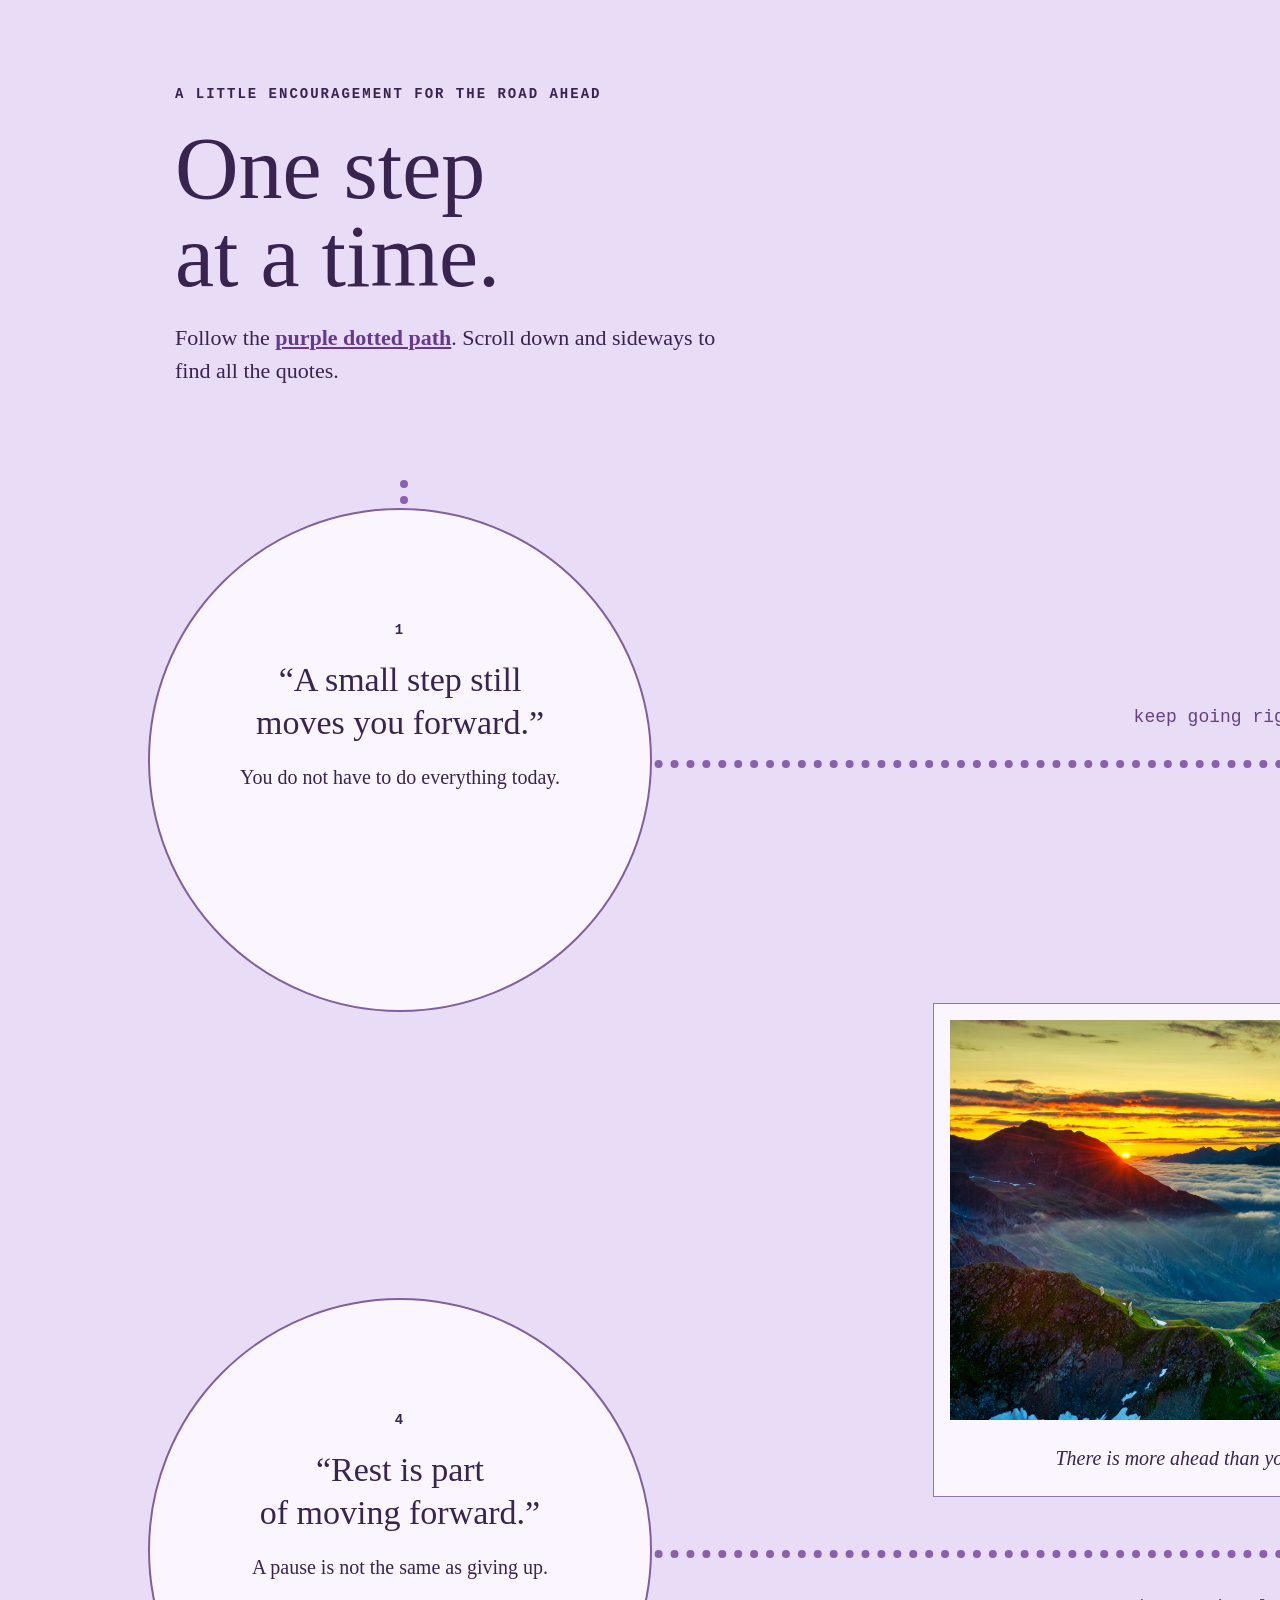
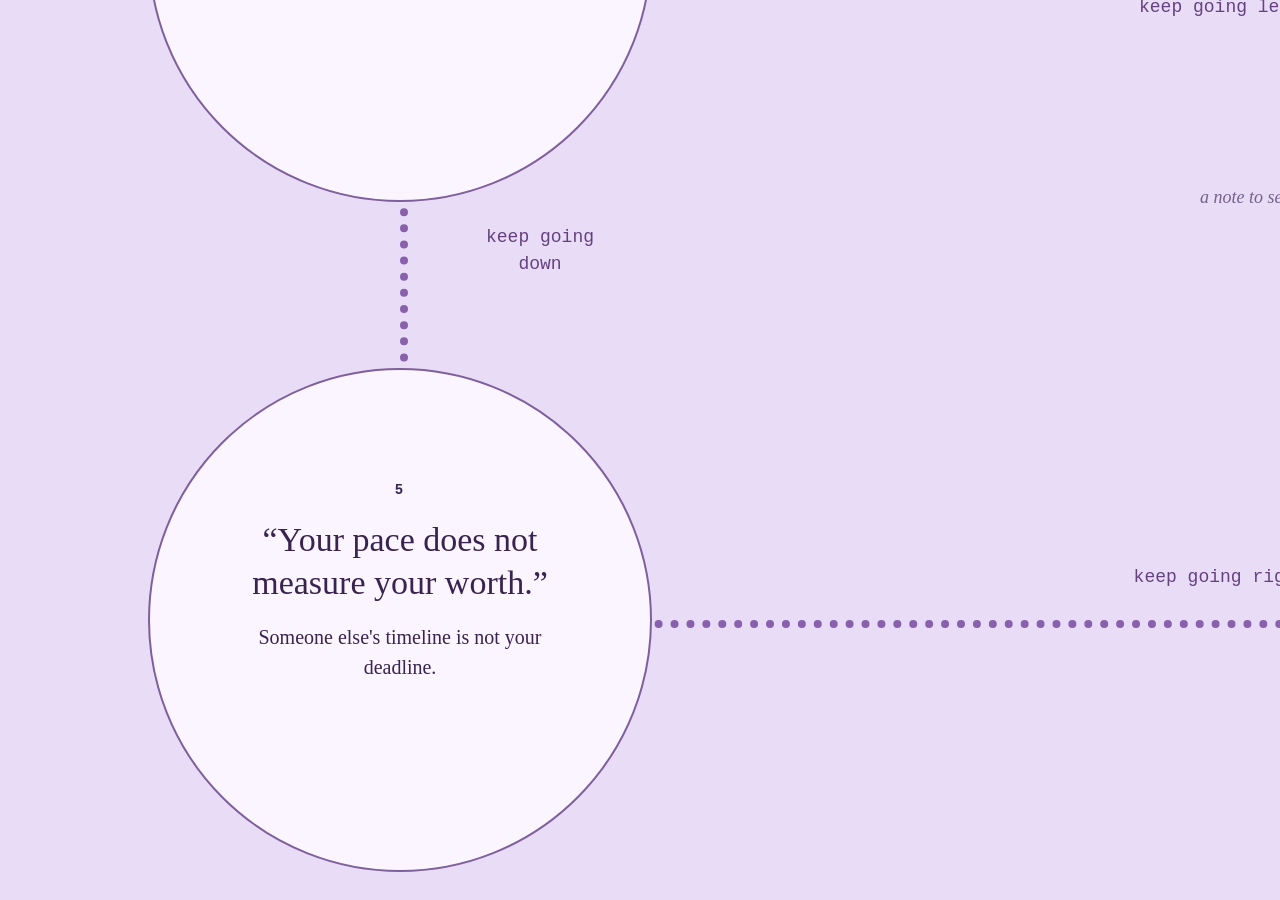
<file: bigwebsite/index.html>
<!DOCTYPE html>
<html lang="en">
<head>
  <meta charset="UTF-8">
  <title>One Step at a Time</title>
  <meta name="viewport" content="width=device-width,initial-scale=1">
  <link rel="stylesheet" href="css/style.css">
</head>
<body>
  <div id="start">
    <p class="label">A LITTLE ENCOURAGEMENT FOR THE ROAD AHEAD</p>
    <h1>One step<br>at a time.</h1>
    <p>Follow the <span class="highlight">purple dotted path</span>. Scroll down and sideways to find all the quotes.</p>
  </div>

  <div id="photo">
    <img src="img/mountains.jpg" alt="Sunrise lighting mountain peaks above a sea of clouds">
    <p class="caption">There is more ahead than you can see from here.</p>
  </div>

  <!-- Dotted lines connect every quote. The quotes sit in front of the lines. -->
  <div id="start-path" class="vertical-path"></div>
  <div id="first-row" class="horizontal-path"></div>
  <div id="right-turn" class="vertical-path"></div>
  <div id="second-row" class="horizontal-path"></div>
  <div id="left-turn" class="vertical-path"></div>
  <div id="third-row" class="horizontal-path"></div>

  <p id="direction-one" class="direction"> keep going right</p>
  <p id="direction-two" class="direction">keep going down</p>
  <p id="direction-three" class="direction">keep going left</p>
  <p id="direction-four" class="direction">keep going<br>down<br></p>
  <p id="direction-five" class="direction">keep going right</p>

  <div id="quote-one" class="quote">
    <p class="label">1</p>
    <h2>“A small step still<br>moves you forward.”</h2>
    <p>You do not have to do everything today.</p>
  </div>

  <div id="quote-two" class="quote">
    <p class="label">2</p>
    <h2>“You can be unsure<br>and still be brave.”</h2>
    <p>Courage can begin with trying.</p>
  </div>

  <div id="quote-three" class="quote">
    <p class="label">3</p>
    <h2>“A difficult day does not<br>erase your progress.”</h2>
    <p>Give yourself credit for how far you have come.</p>
  </div>

  <div id="quote-four" class="quote">
    <p class="label">4</p>
    <h2>“Rest is part<br>of moving forward.”</h2>
    <p>A pause is not the same as giving up.</p>
  </div>

  <div id="quote-five" class="quote">
    <p class="label">5</p>
    <h2>“Your pace does not<br>measure your worth.”</h2>
    <p>Someone else's timeline is not your deadline.</p>
  </div>

  <div id="quote-six" class="quote">
    <p class="label">6</p>
    <h2>“You do not need to see<br>the whole path to begin.”</h2>
    <p>Just choose your next small step.</p>
  </div>

  <p id="secret-two" class="secret">a note to self: <span>be perfect</span> be patient.</p>
</body>
</html>
</file>
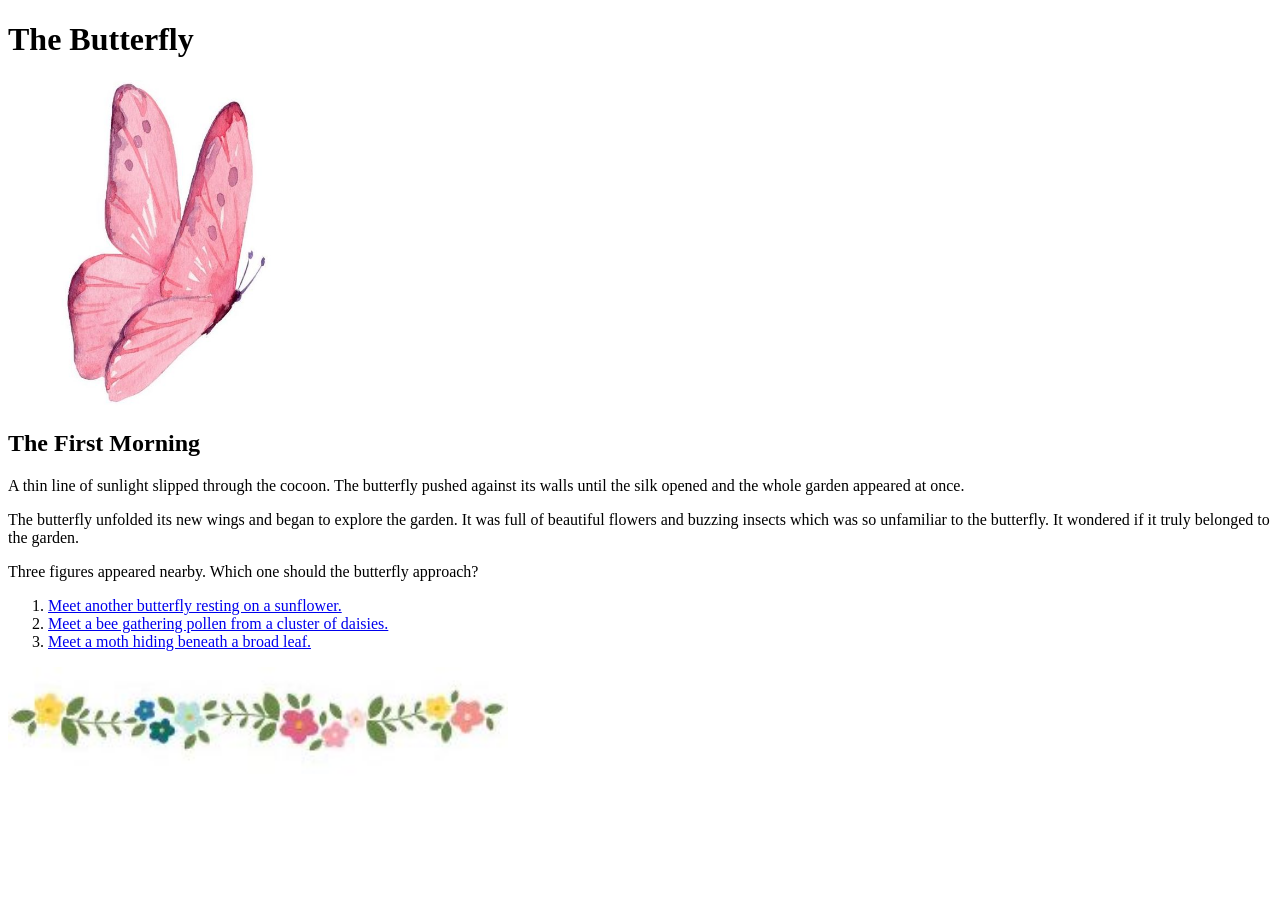
<file: hypertext/index.html>
<!DOCTYPE html>
<html lang="en">
<head>
  <meta charset="UTF-8">
  <title>The Butterfly</title>
  <meta name="viewport" content="width=device-width, initial-scale=1">
</head>
<body> 
    <h1>The Butterfly</h1>
    <img src='butterfly.jpeg' alt="A butterfly" style="width: 300px;">
    <h2>The First Morning</h2>
    <p>A thin line of sunlight slipped through the cocoon. 
    The butterfly pushed against its walls until the silk opened 
    and the whole garden appeared at once. 
    </p>

    <p>The butterfly unfolded its new wings and began to explore the garden. 
      It was full of beautiful flowers and buzzing insects which was so unfamiliar 
      to the butterfly. It wondered if it truly belonged to the garden.</p>

    <p>Three figures appeared nearby. Which one should the butterfly approach?</p>

    <ol>
      <li><a href="butterfly.html">Meet another butterfly resting on a sunflower.</a></li>
      <li><a href="bee.html">Meet a bee gathering pollen from a cluster of daisies.</a></li>
      <li><a href="moth.html">Meet a moth hiding beneath a broad leaf.</a></li>
    </ol>

    <img src='flowers.jpeg' alt="A cluster of beautiful flowers in the garden" style="width: 500px;">

</body>
</html>
</file>
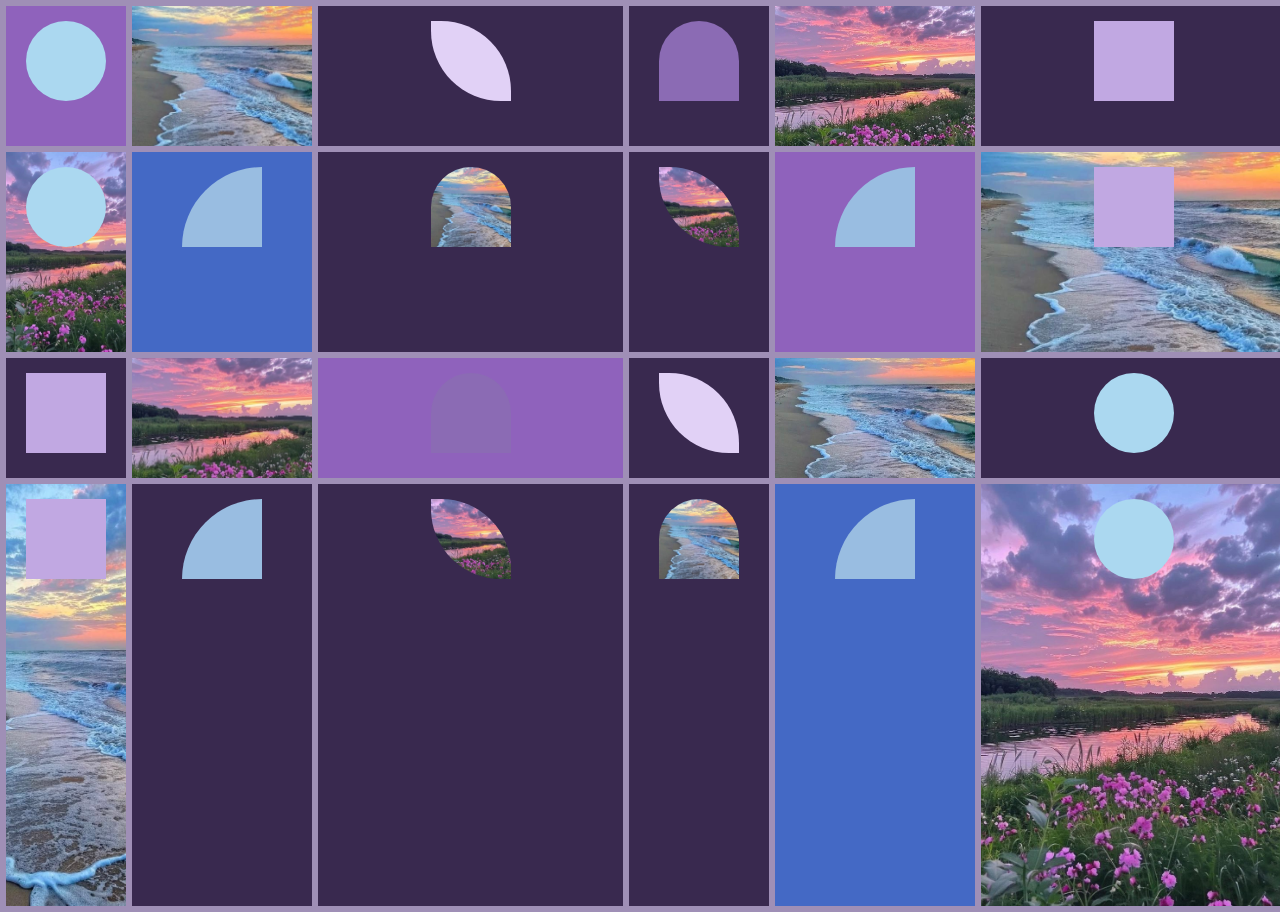
<file: quilt/index.html>
<!DOCTYPE html>
<html lang="en">
<head>
  <meta charset="UTF-8">
  <title>Geometric Quilt</title>
  <meta name="viewport" content="width=device-width,initial-scale=1">
  <link rel="stylesheet" href="css/style.css">
</head>
<body>
  <div class=" browserdiv">
    <div class="container">
      <div class="item3"><div class="shape circle"></div></div>
      <div class="item3 photo beach"></div>
      <div class="item"><div class="shape petal"></div></div>
      <div class="item"><div class="shape arch"></div></div>
      <div class="item photo purpleview"></div>
      <div class="item"><div class="shape square"></div></div>

      <div class="item photo purpleview"><div class="shape circle"></div></div>
      <div class="item2"><div class="shape quarter"></div></div>
      <div class="item"><div class="shape arch photo beach"></div></div>
      <div class="item"><div class="shape petal photo purpleview"></div></div>
      <div class="item3"><div class="shape quarter"></div></div>
      <div class="item photo beach"><div class="shape square"></div></div>

      <div class="item"><div class="shape square"></div></div>
      <div class="item photo purpleview"></div>
      <div class="item3"><div class="shape arch"></div></div>
      <div class="item"><div class="shape petal"></div></div>
      <div class="item photo beach"></div>
      <div class="item"><div class="shape circle"></div></div>

      <div class="item photo beach"><div class="shape square"></div></div>
      <div class="item"><div class="shape quarter"></div></div>
      <div class="item"><div class="shape petal photo purpleview"></div></div>
      <div class="item"><div class="shape arch photo beach"></div></div>
      <div class="item2"><div class="shape quarter"></div></div>
      <div class="item photo purpleview"><div class="shape circle"></div></div>
    </div>
  </div>
</body>
</html>
</file>
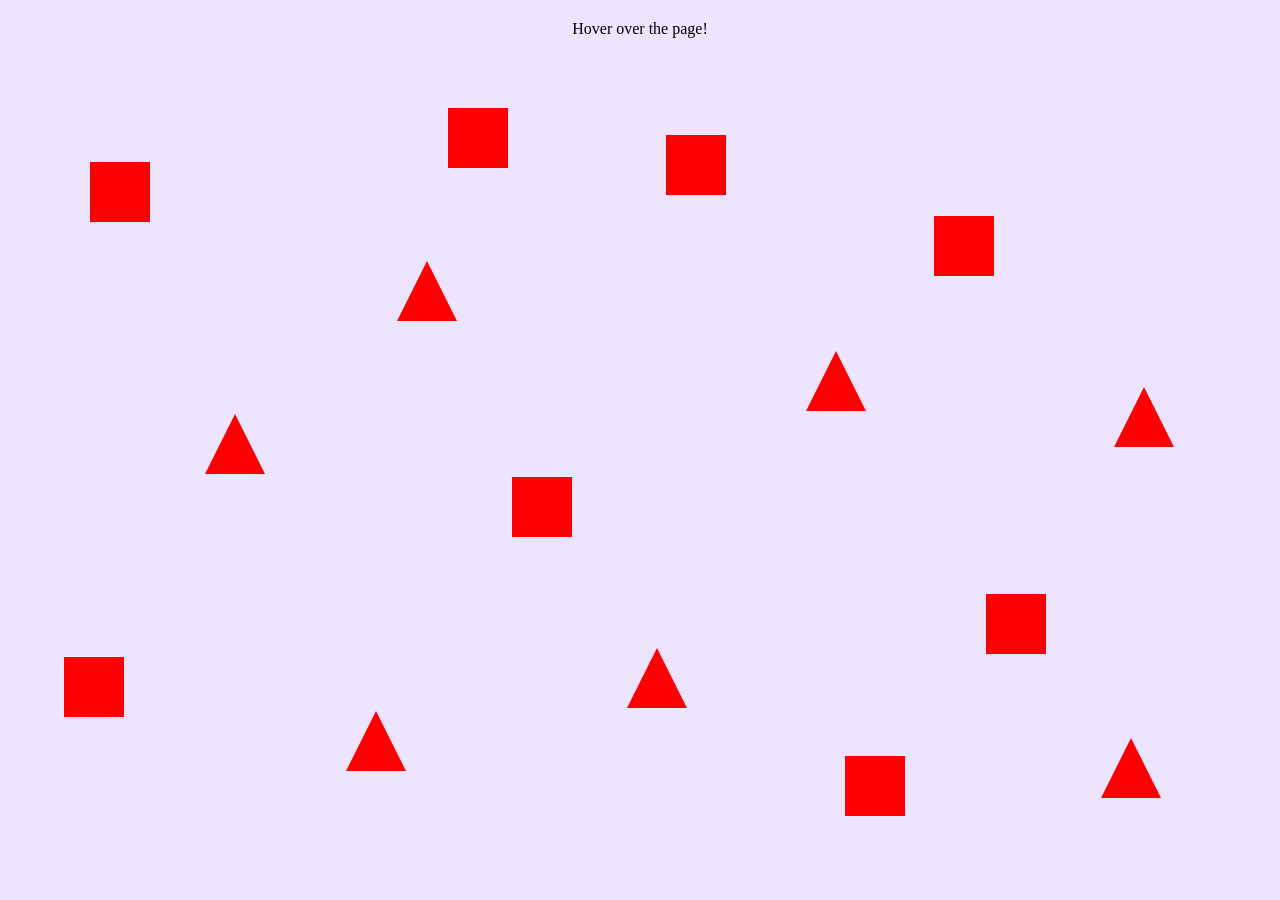
<file: screensaver/index.html>
<!DOCTYPE html>
<html lang="en">
<head>
  <meta charset="UTF-8">
  <title>Shapes in Motion</title>
  <meta name="viewport" content="width=device-width,initial-scale=1">
  <link rel="stylesheet" href="css/style.css">
</head>
<body>
  <div class="screen">
    <p>Hover over the page!</p>
    <div class="square position-one"></div>
    <div class="triangle position-two"></div>
    <div class="square position-three"></div>
    <div class="square position-four"></div>
    <div class="triangle position-five"></div>

    <div class="triangle position-six"></div>
    <div class="square position-seven"></div>
    <div class="triangle position-eight"></div>
    <div class="square position-nine"></div>
    <div class="square position-ten"></div>

    <div class="triangle position-eleven"></div>
    <div class="triangle position-twelve"></div>
    <div class="square position-thirteen"></div>
    <div class="triangle position-fourteen"></div>
    <div class="square position-fifteen"></div>
  </div>
</body>
</html>
</file>
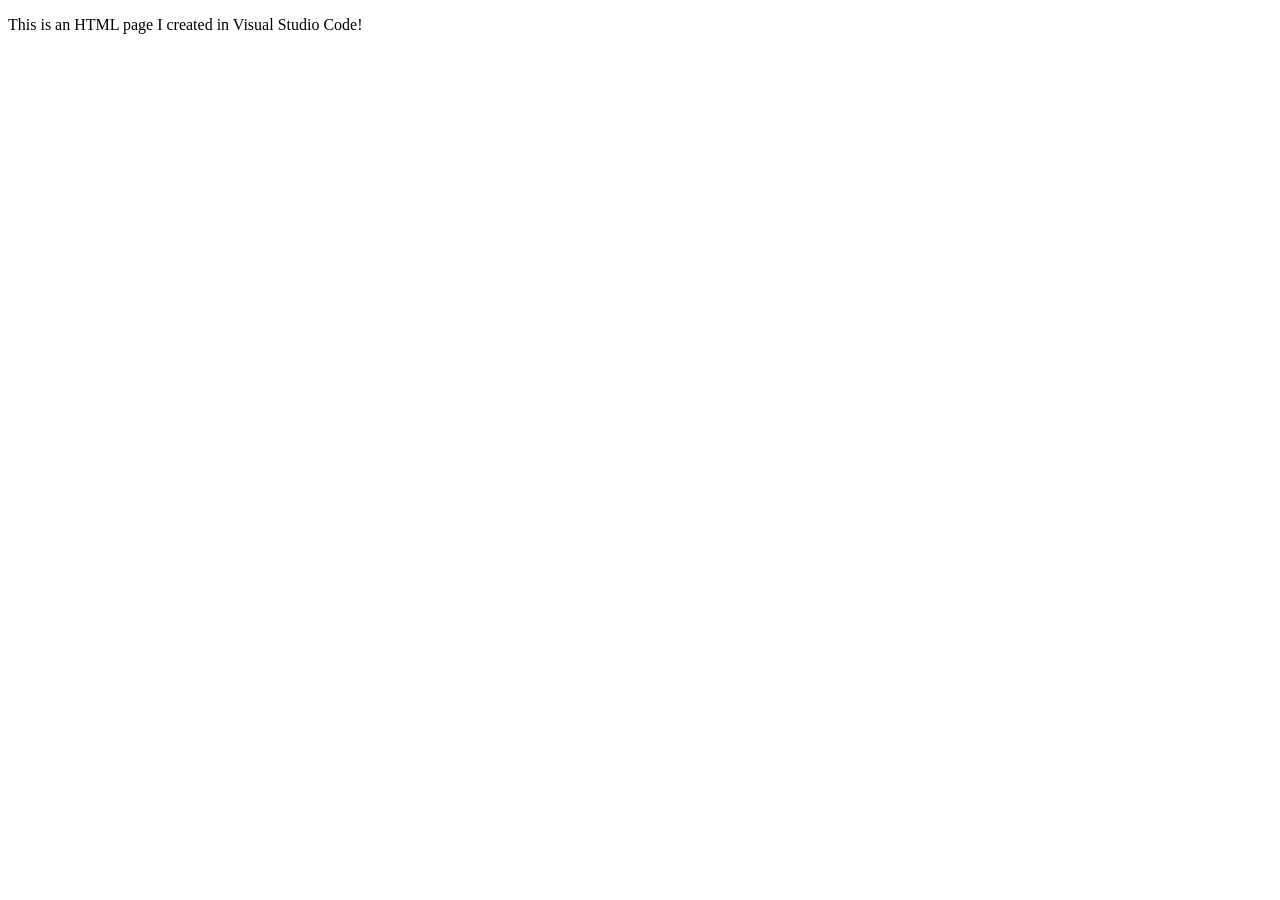
<file: vscdemo.html>
<!DOCTYPE html>
<html lang="en">
<head>
  <meta charset="UTF-8">
  <title>VSC Demo</title>
  <meta name="viewport" content="width=device-width,initial-scale=1">
</head>
<body>
  <p>This is an HTML page I created in Visual Studio Code!</p>
</body>
</html>
</file>
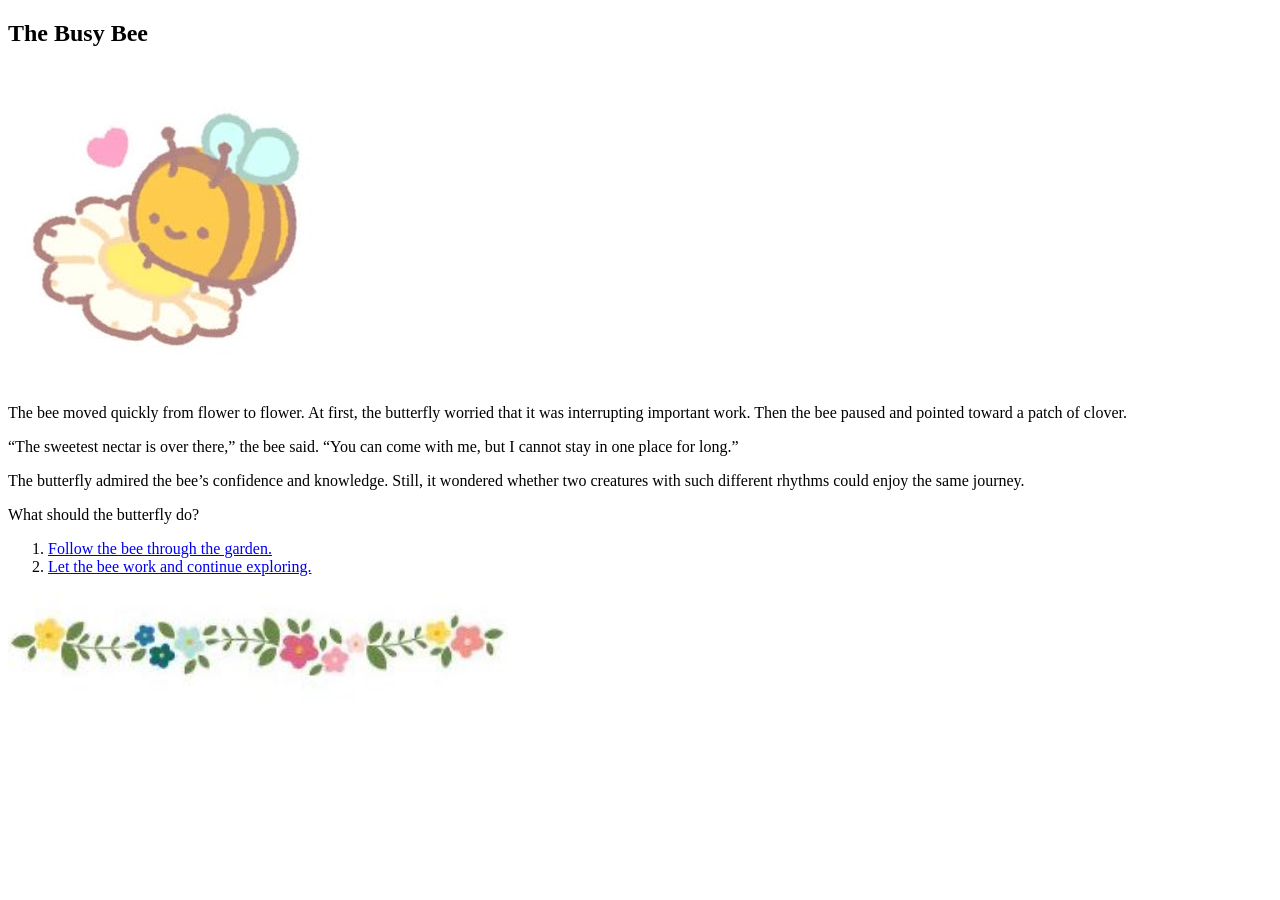
<file: hypertext/bee.html>
<!DOCTYPE html>
<html lang="en">
<head>
  <meta charset="UTF-8">
  <title>The Busy Bee</title>
  <meta name="viewport" content="width=device-width, initial-scale=1">
</head>
<body>
    <h2>The Busy Bee</h2>
    <img src='bee.jpeg' alt="A busy bee on a flower">

    <p>The bee moved quickly from flower to flower. At first, the butterfly worried 
      that it was interrupting important work. Then the bee paused and pointed toward 
      a patch of clover.</p>

    <p>“The sweetest nectar is over there,” the bee said. “You can come with me, but 
      I cannot stay in one place for long.”</p>

    <p>The butterfly admired the bee’s confidence and knowledge. Still, it wondered 
      whether two creatures with such different rhythms could enjoy the same journey.</p>

    <p>What should the butterfly do?</p>

    <ol>
      <li><a href="storm.html?friend=bee">Follow the bee through the garden.</a></li>
      <li><a href="find-bugs.html">Let the bee work and continue exploring.</a></li>
    </ol>

    <img src='flowers.jpeg' alt="A cluster of beautiful flowers in the garden" style="width: 500px;">

</body>
</html>
</file>
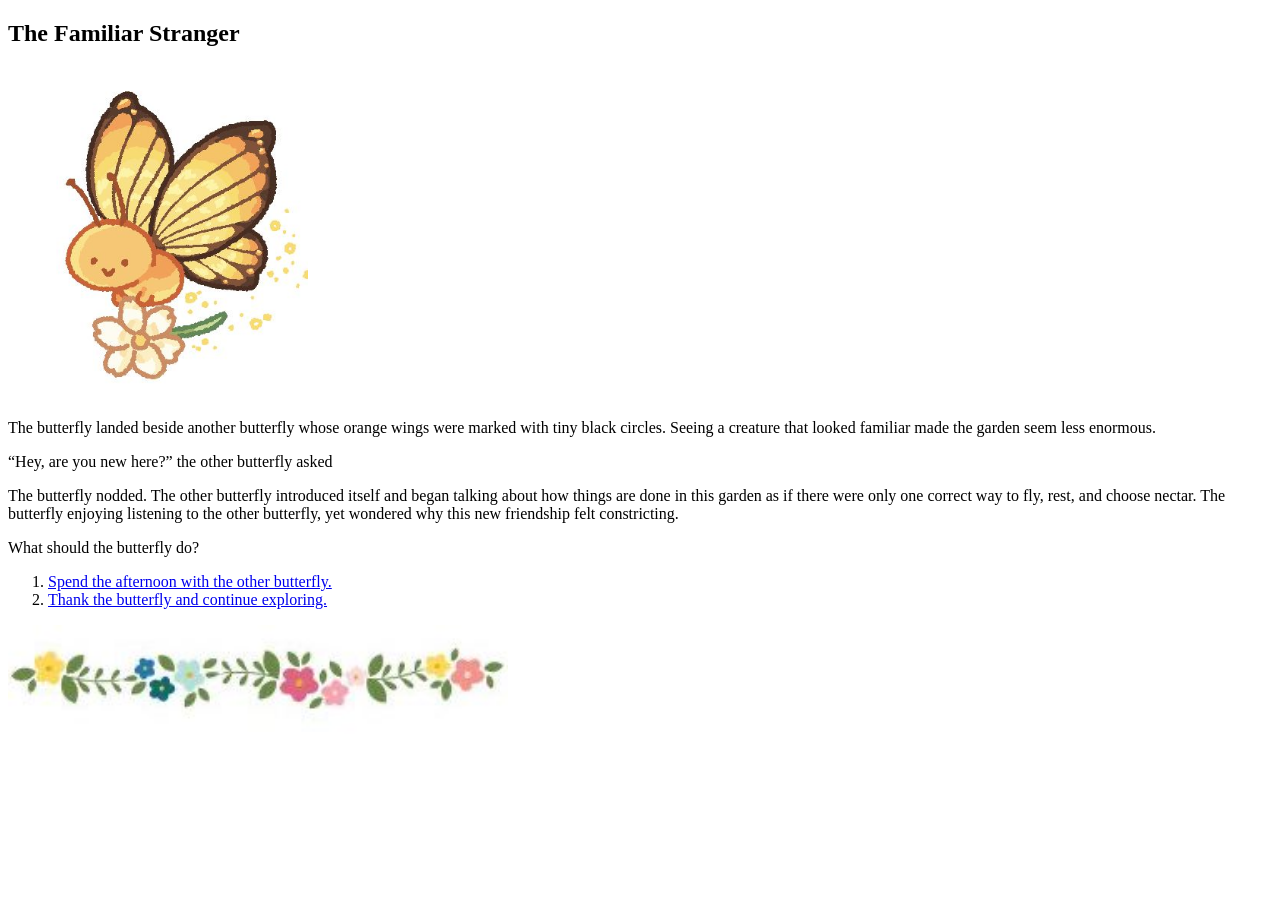
<file: hypertext/butterfly.html>
<!DOCTYPE html>
<html lang="en">
<head>
  <meta charset="UTF-8">
  <title>The Familiar Stranger</title>
  <meta name="viewport" content="width=device-width, initial-scale=1">
</head>
<body>
    <h2>The Familiar Stranger</h2>
    <img src='butterfly2.jpeg' alt="A butterfly" style="width: 300px;">

    <p>The butterfly landed beside another butterfly whose orange wings were 
    marked with tiny black circles. Seeing a creature that looked familiar made 
    the garden seem less enormous.</p>

    <p>“Hey, are you new here?” the other butterfly asked</p>

    <p>The butterfly nodded. The other butterfly introduced itself and began talking about how things are done in this garden 
      as if there were only one correct way to fly, rest, and choose nectar. 
      The butterfly enjoying listening to the other butterfly, yet wondered why
      this new friendship felt constricting. </p>

    <p>What should the butterfly do?</p>

    <ol>
      <li><a href="storm.html?friend=butterfly">Spend the afternoon with the other butterfly.</a></li>
      <li><a href="find-bugs.html">Thank the butterfly and continue exploring.</a></li>
    </ol>
      
    <img src='flowers.jpeg' alt="A cluster of beautiful flowers in the garden" style="width: 500px;">

</body>
</html>
</file>
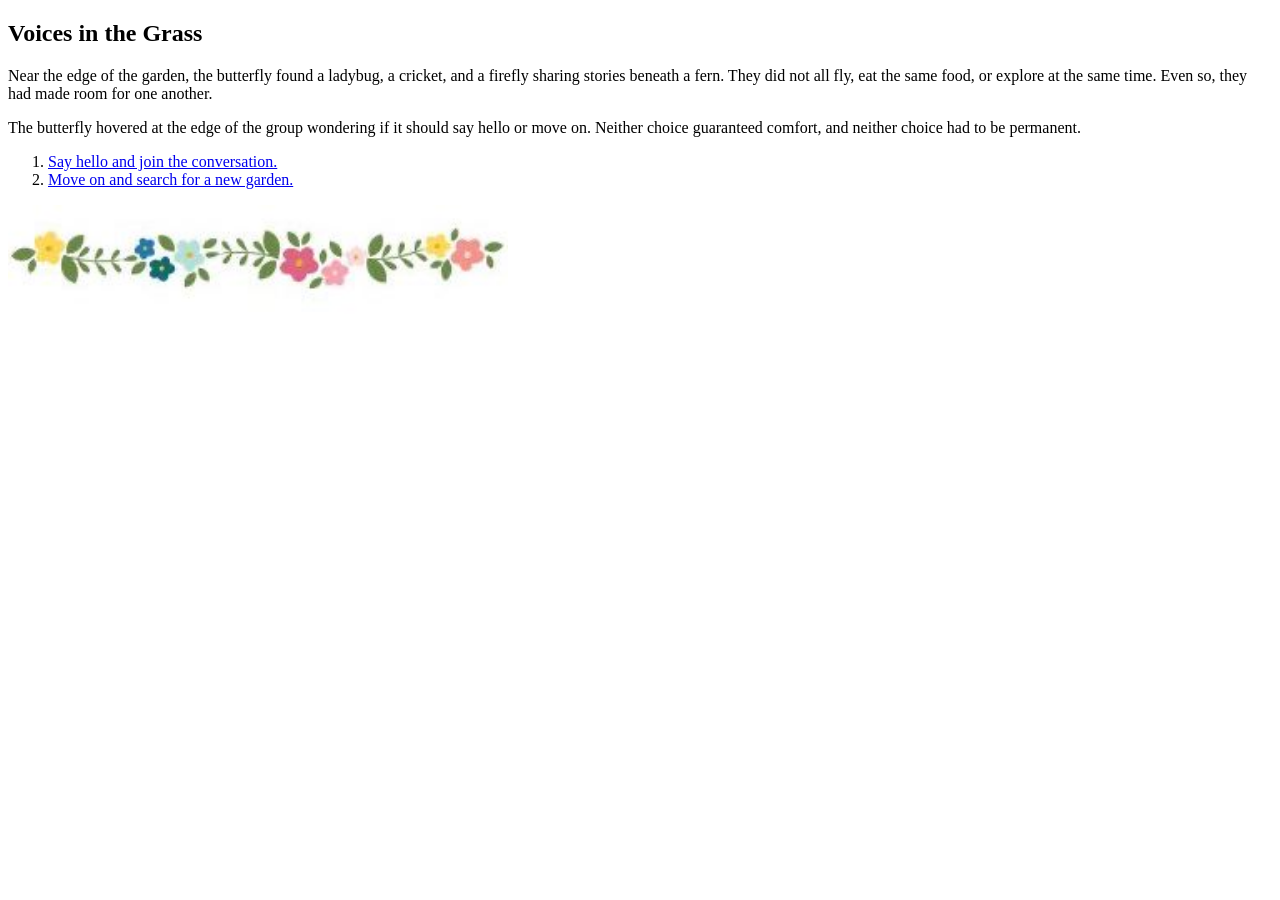
<file: hypertext/find-bugs.html>
<!DOCTYPE html>
<html lang="en">
<head>
  <meta charset="UTF-8">
  <title>Voices in the Grass</title>
  <meta name="viewport" content="width=device-width, initial-scale=1">
</head>
<body>
    <h2>Voices in the Grass</h2>

    <p>Near the edge of the garden, the butterfly found a ladybug, a cricket, and a 
      firefly sharing stories beneath a fern. They did not all fly, eat the same food, 
      or explore at the same time. Even so, they had made room for one another.</p>

    <p>The butterfly hovered at the edge of the group wondering if it should say hello or move on.
      Neither choice guaranteed comfort, and neither choice had to be permanent.</p>

    <ol>
      <li><a href="join-group.html">Say hello and join the conversation.</a></li>
      <li><a href="new-garden.html?ending=alone">Move on and search for a new garden.</a></li>
    </ol>

      <img src='flowers.jpeg' alt="A cluster of beautiful flowers in the garden" style="width: 500px;">

</body>
</html>
</file>
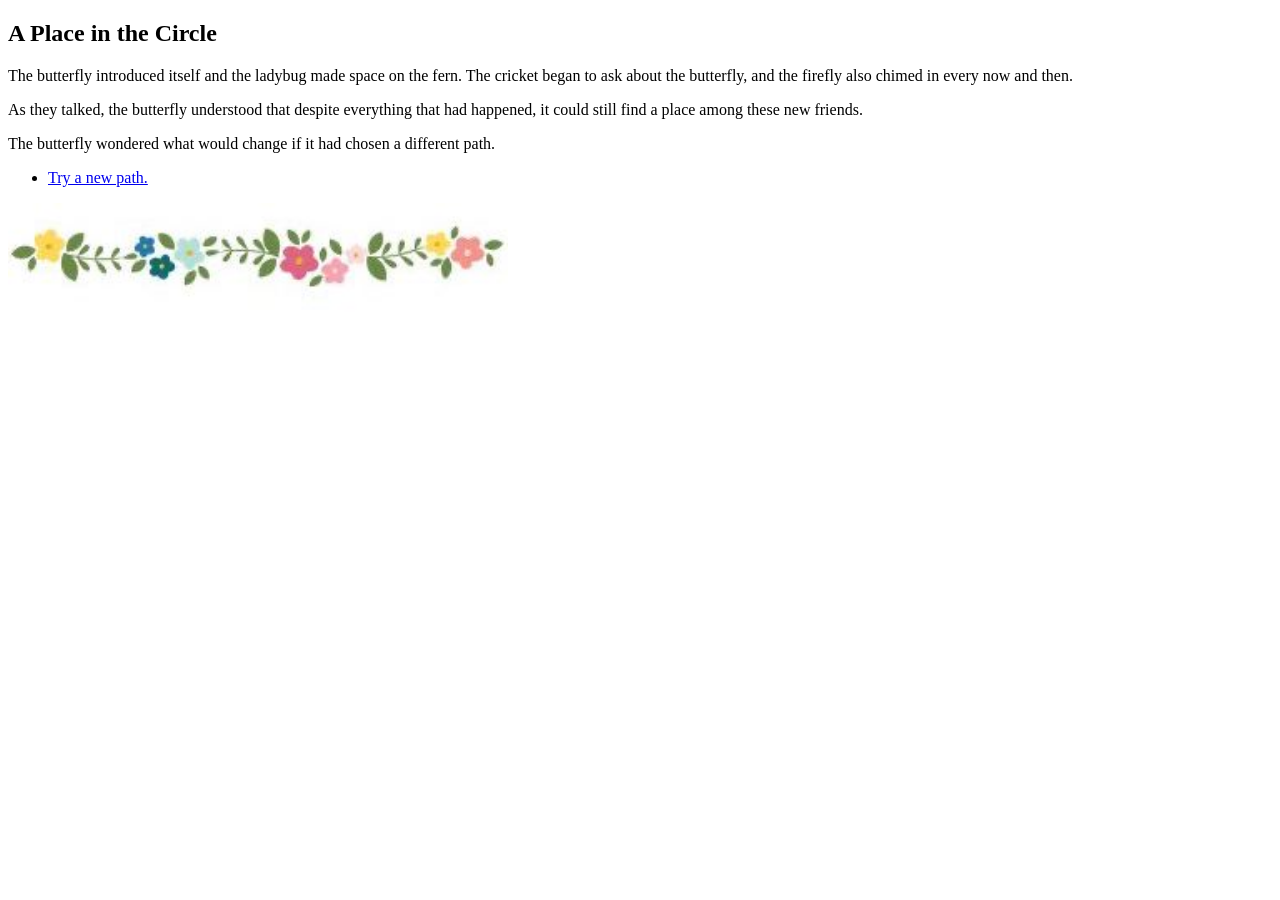
<file: hypertext/join-group.html>
<!DOCTYPE html>
<html lang="en">
<head>
  <meta charset="UTF-8">
  <title>A Place in the Circle</title>
  <meta name="viewport" content="width=device-width, initial-scale=1">
</head>
<body>
    <h2>A Place in the Circle</h2>

    <p>The butterfly introduced itself and the ladybug made space on the fern. The cricket 
      began to ask about the butterfly, and the firefly also chimed in every now and then. </p>

    <p>As they talked, the butterfly understood that despite everything that had happened, it could still find a place among these new friends.</p>

    <p>The butterfly wondered what would change if it had chosen a different path.</p>

    <ul>
      <li><a href="index.html"> Try a new path.</a></li>
    </ul>

      <img src='flowers.jpeg' alt="A cluster of beautiful flowers in the garden" style="width: 500px;">

</body>
</html>
</file>
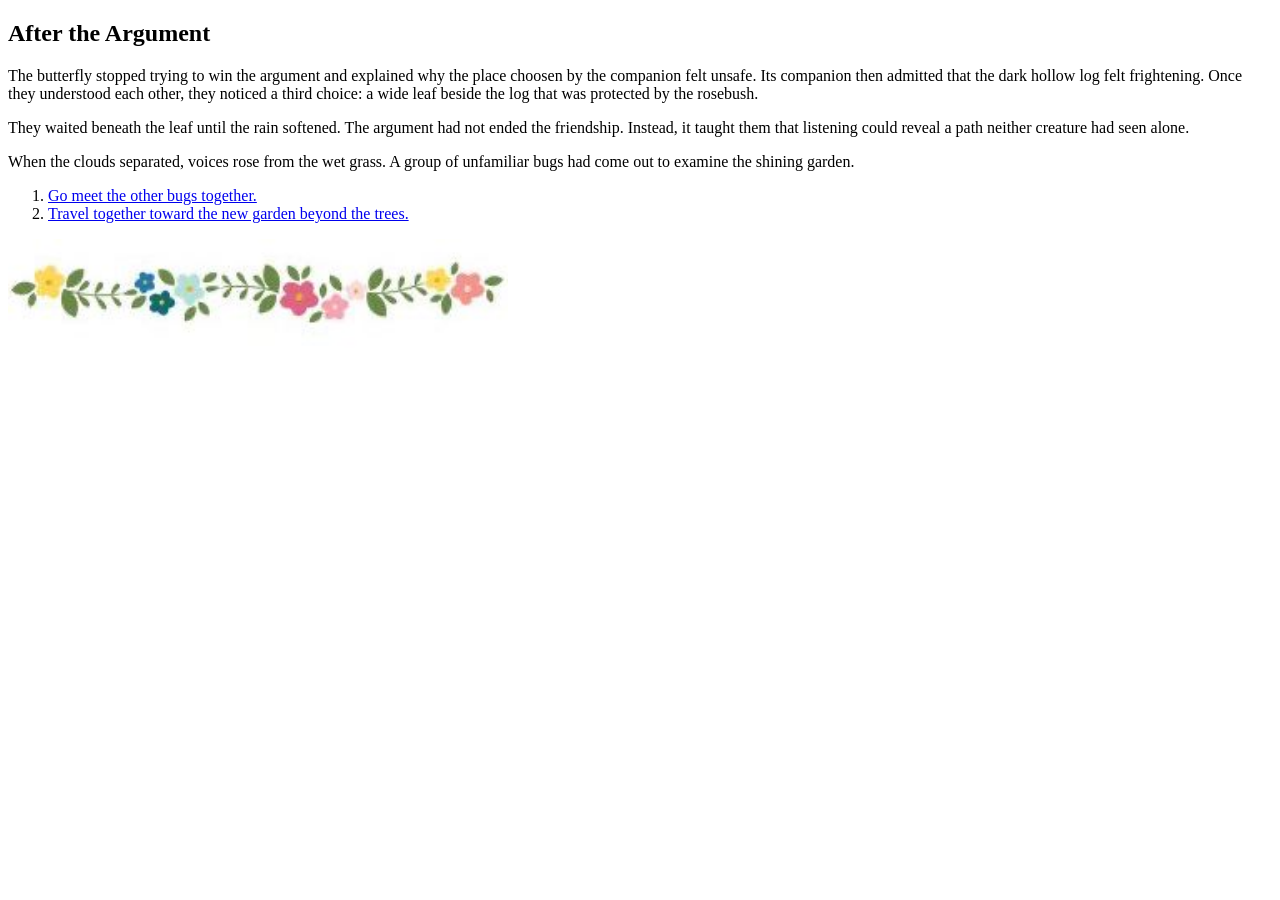
<file: hypertext/make-up.html>
<!DOCTYPE html>
<html lang="en">
<head>
  <meta charset="UTF-8">
  <title>After the Argument</title>
  <meta name="viewport" content="width=device-width, initial-scale=1">
</head>
<body>
    <h2>After the Argument</h2>

    <p>The butterfly stopped trying to win the argument and explained why the place choosen by the companion felt unsafe. 
      Its companion then admitted that the dark hollow log felt frightening.
      Once they understood each other, they noticed a third choice: a wide 
      leaf beside the log that was protected by the rosebush.</p>

    <p>They waited beneath the leaf until the rain softened. The argument had not ended 
      the friendship. Instead, it taught them that listening could reveal a path neither 
      creature had seen alone.</p>

    <p>When the clouds separated, voices rose from the wet grass. A group of unfamiliar 
      bugs had come out to examine the shining garden.</p>

    <ol>
      <li><a href="find-bugs.html">Go meet the other bugs together.</a></li>
      <li><a href="new-garden.html?ending=together">Travel together toward the new garden beyond the trees.</a></li>
    </ol>

    <img src='flowers.jpeg' alt="A cluster of beautiful flowers in the garden" style="width: 500px;">
</body>
</html>
</file>
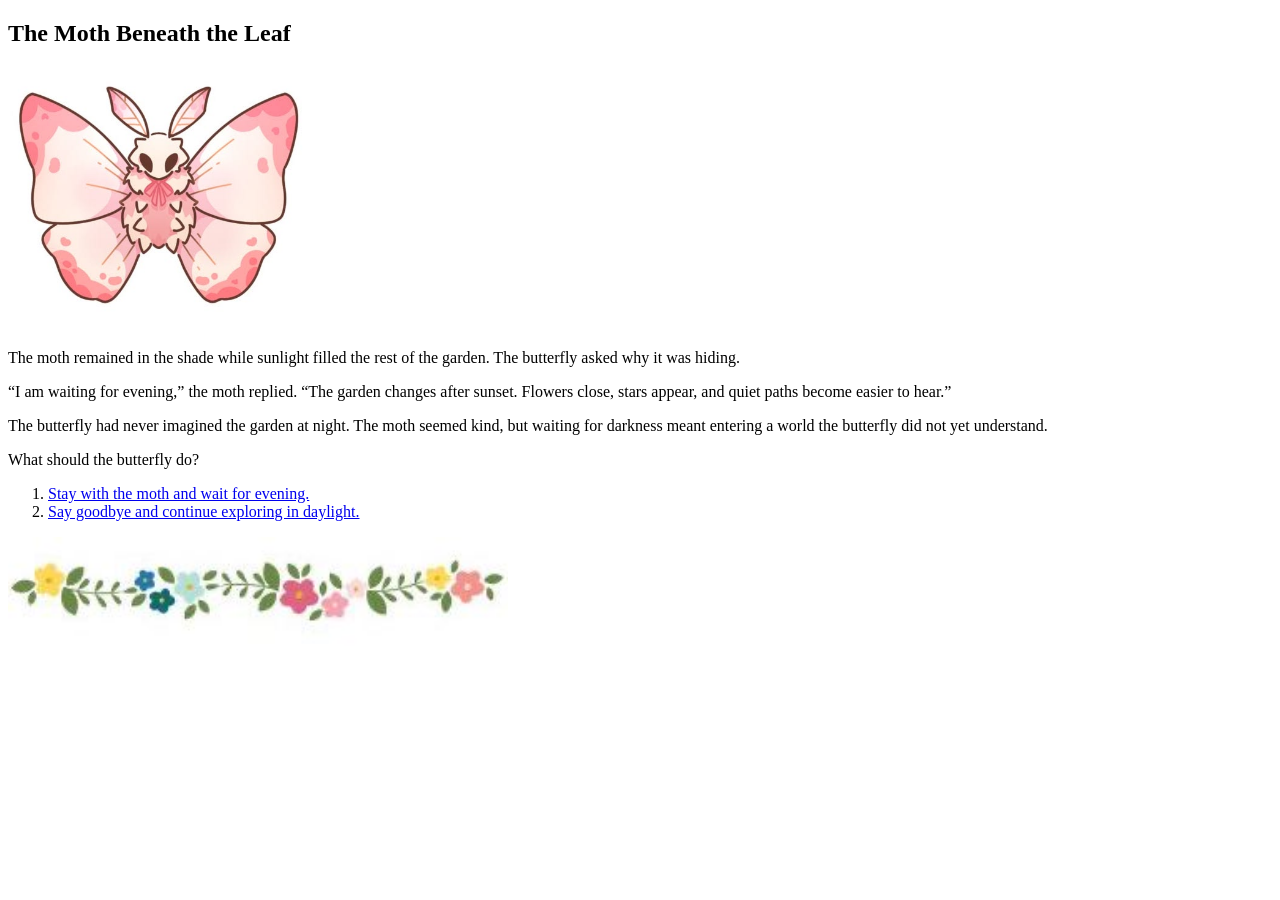
<file: hypertext/moth.html>
<!DOCTYPE html>
<html lang="en">
<head>
  <meta charset="UTF-8">
  <title>The Moth Beneath the Leaf</title>
  <meta name="viewport" content="width=device-width, initial-scale=1">
</head>
<body>
    <h2>The Moth Beneath the Leaf</h2>
    <img src='moth.jpeg' alt="A moth hiding beneath a broad leaf" style="width: 300px;">
    <p>The moth remained in the shade while sunlight filled the rest of the garden. 
      The butterfly asked why it was hiding.</p>

    <p>“I am waiting for evening,” the moth replied. “The garden changes after sunset. 
      Flowers close, stars appear, and quiet paths become easier to hear.”</p>

    <p>The butterfly had never imagined the garden at night. The moth seemed kind, but 
      waiting for darkness meant entering a world the butterfly did not yet understand.</p>

    <p>What should the butterfly do?</p>

    <ol>
      <li><a href="storm.html?friend=moth">Stay with the moth and wait for evening.</a></li>
      <li><a href="find-bugs.html">Say goodbye and continue exploring in daylight.</a></li>
    </ol>

    <img src='flowers.jpeg' alt="A cluster of beautiful flowers in the garden" style="width: 500px;">
</body>
</html>
</file>
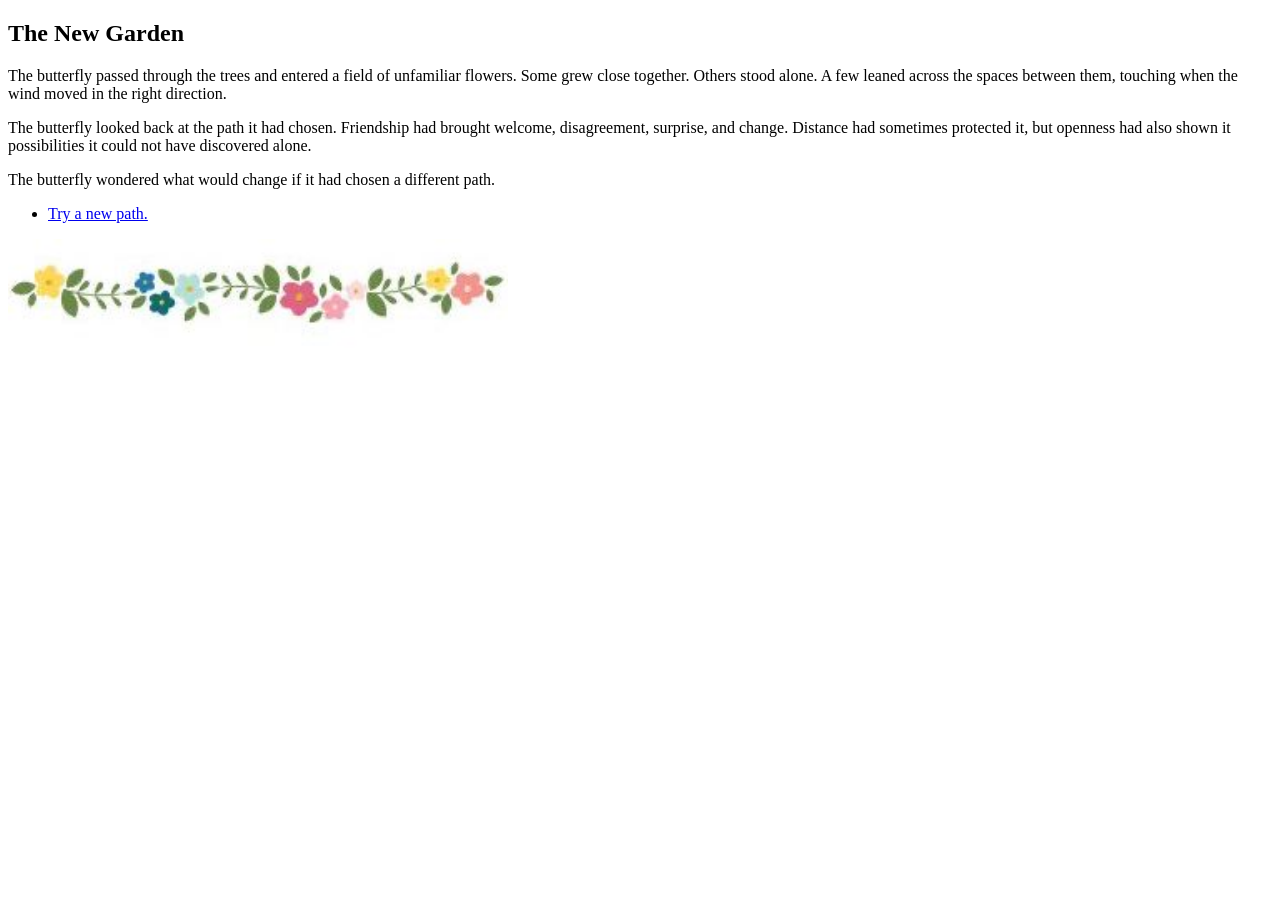
<file: hypertext/new-garden.html>
<!DOCTYPE html>
<html lang="en">
<head>
  <meta charset="UTF-8">
  <title>The New Garden</title>
  <meta name="viewport" content="width=device-width, initial-scale=1">
</head>
<body>
    <h2>The New Garden</h2>

    <p>The butterfly passed through the trees and entered a field of unfamiliar flowers. 
      Some grew close together. Others stood alone. A few leaned across the spaces 
      between them, touching when the wind moved in the right direction.</p>

    <p>The butterfly looked back at the path it had chosen. Friendship had brought 
      welcome, disagreement, surprise, and change. Distance had sometimes protected it, 
      but openness had also shown it possibilities it could not have discovered alone.</p>

    <p>The butterfly wondered what would change if it had chosen a different path.</p>

    <ul>
        <li><a href="index.html"> Try a new path.</a></li>
    </ul>

    <img src='flowers.jpeg' alt="A cluster of beautiful flowers in the garden" style="width: 500px;">
</body>
</html>
</file>
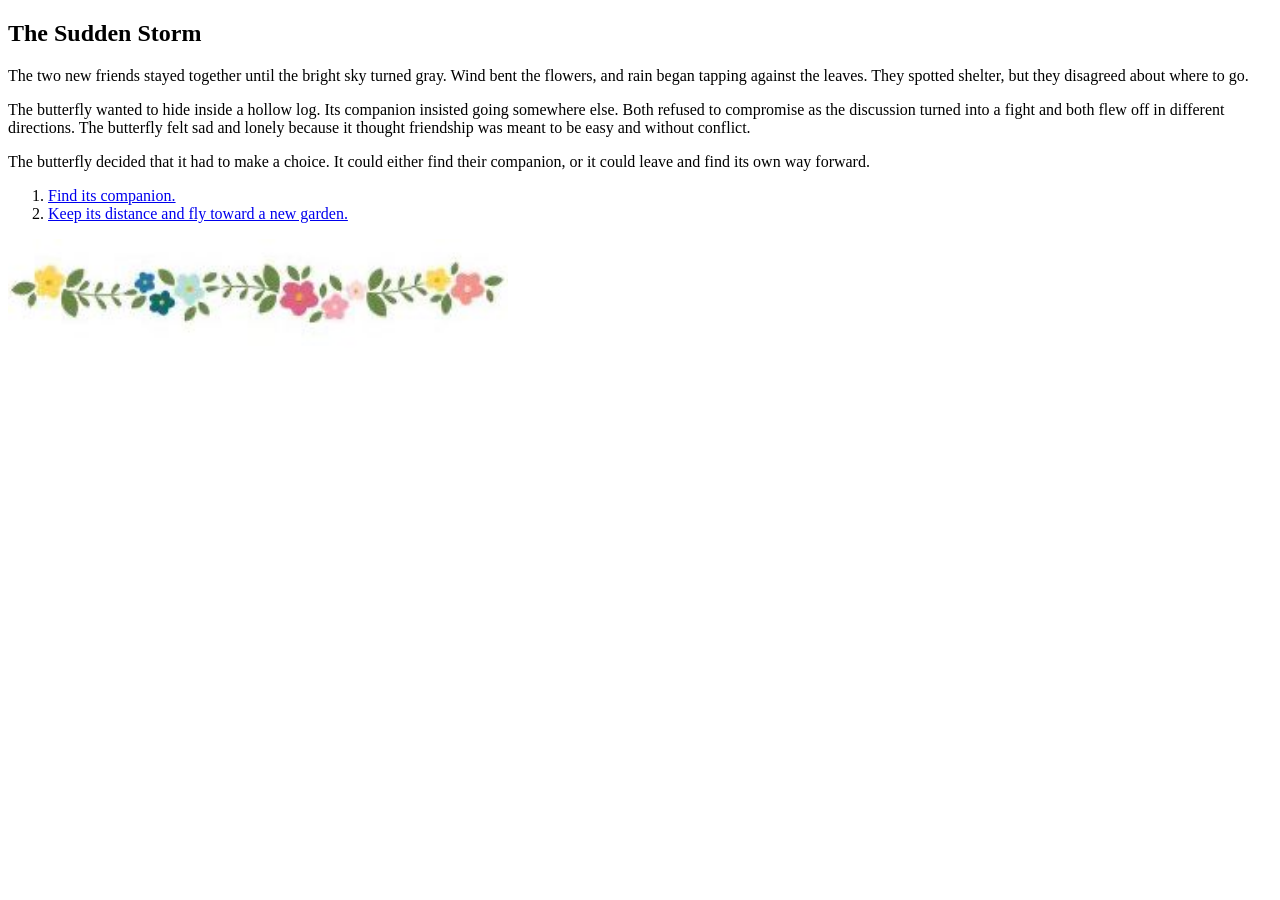
<file: hypertext/storm.html>
<!DOCTYPE html>
<html lang="en">
<head>
  <meta charset="UTF-8">
  <title>The Sudden Storm</title>
  <meta name="viewport" content="width=device-width, initial-scale=1">
</head>
<body>
    <h2>The Sudden Storm</h2>

    <p>The two new friends stayed together until the bright sky turned gray. Wind bent the 
      flowers, and rain began tapping against the leaves. They spotted shelter,
      but they disagreed about where to go.</p>

    <p>The butterfly wanted to hide inside a hollow log. Its companion insisted going somewhere else. 
      Both refused to compromise as the discussion turned into a fight and both flew off in different directions. The butterfly 
      felt sad and lonely because it thought friendship was meant to be easy and without conflict.</p>

    <p>The butterfly decided that it had to make a choice.
      It could either find their companion, or it could leave 
      and find its own way forward.</p>

    <ol>
      <li><a href="make-up.html">Find its companion.</a></li>
      <li><a href="new-garden.html?ending=distance">Keep its distance and fly toward a new garden.</a></li>
    </ol>

    <img src='flowers.jpeg' alt="A cluster of beautiful flowers in the garden" style="width: 500px;">
</body>
</html>
</file>
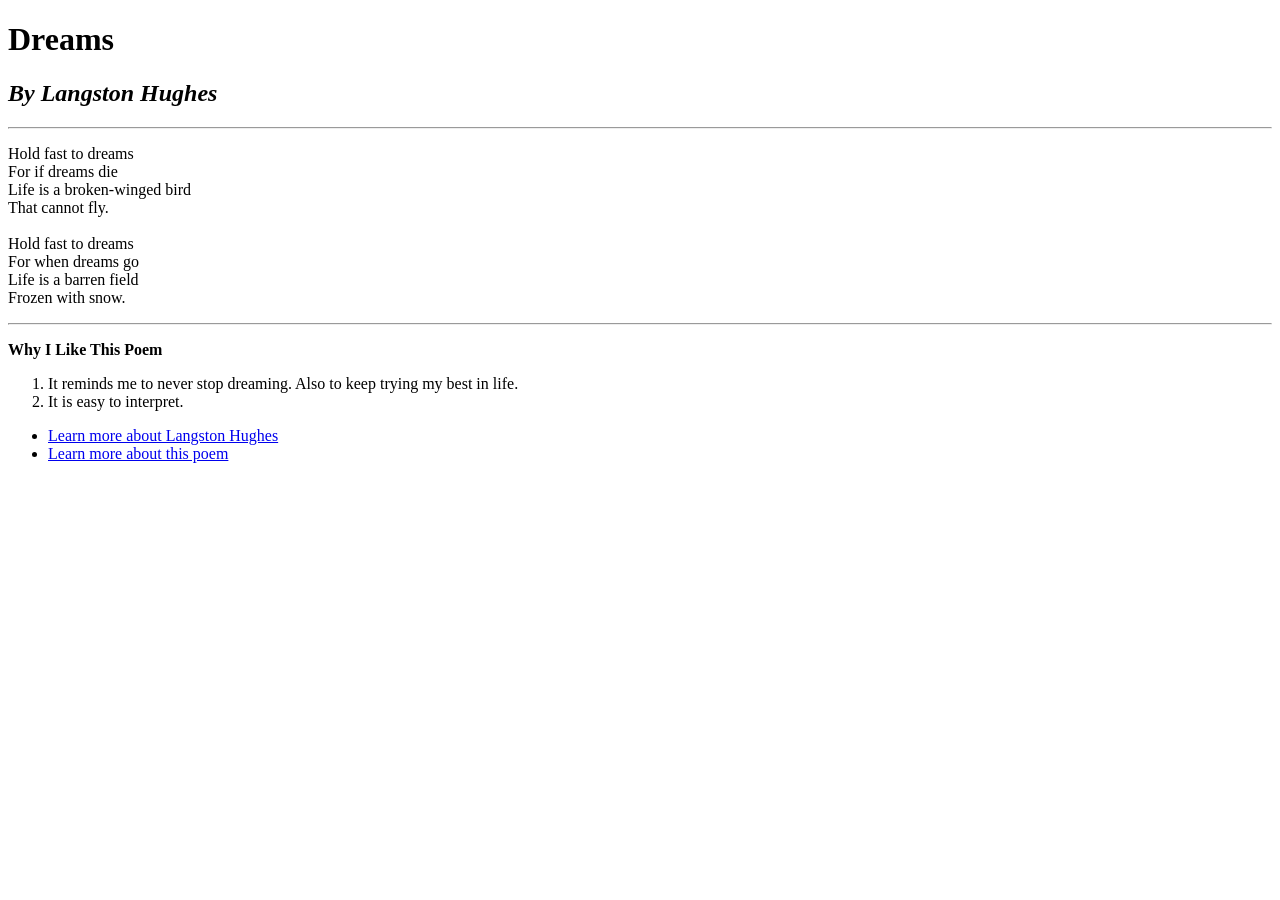
<file: poem/poem.html>
<!DOCTYPE html>
<html lang="en">
<head>
  <meta charset="UTF-8">
  <title>My Favorite Poem</title>
  <meta name="viewport" content="width=device-width,initial-scale=1">
</head>
<body>
<h1>Dreams</h1>
<h2><em>By Langston Hughes</em></h2>
<hr>
<p> Hold fast to dreams<br>
For if dreams die<br>
Life is a broken-winged bird<br>
That cannot fly. <br> 
<br>
Hold fast to dreams <br>
For when dreams go <br>
Life is a barren field <br>
Frozen with snow. </p>
<hr>
<p><b>Why I Like This Poem</b></p>

<ol>
  <li>It reminds me to never stop dreaming.&nbsp;Also to keep trying my best in life.</li>
  <li>It is easy to interpret.</li>
</ol>

<ul>
  <li><a href="https://poets.org/poet/langston-hughes">Learn more about Langston Hughes</a>
</li>
  <li><a href="https://www.poetryfoundation.org/poems/46548/harlem">Learn more about this poem</a>
</li>
</ul>

</body>
</html>
</file>
<file: bigwebsite/css/style.css>
body {
  position: relative;
  min-width: 2500px;
  min-height: 2500px;
  margin: 0;
  padding: 0;
  background-color: #e9dcf7;
  color: #39234f;
  font-family: Georgia, serif;
  font-size: 22px;
  line-height: 1.5;
}

h1 {
  font-size: 88px;
  font-weight: normal;
  line-height: 1;
  margin: 20px 0;
}

h2 {
  font-size: 34px;
  font-weight: normal;
  line-height: 1.25;
  margin: 18px 0;
}

p { margin: 14px 0; }
.label {
  font-family: 'Courier New';
  font-size: 14px;
  font-weight: bold;
  letter-spacing: 2px;
}

#start {
  position: absolute;
  top: 45px;
  left: 150px;
  width: 560px;
  padding: 25px;
}

.highlight {
  color: #653991;
  font-weight: bold;
  text-decoration: underline;
}

#photo {
  position: absolute;
  top: 1003px;
  left: 933px;
  width: 600px;
  height: 460px;
  padding: 16px;
  border: 1px solid #9276ad;
  background-color: #faf5ff;
  text-align: center;
}
img { width: 600px; height: auto; }
.caption { font-size: 20px; font-style: italic; }

.quote {
  position: absolute;
  width: 360px;
  height: 360px;
  padding: 70px;
  border-radius: 50%;
  text-align: center;
  border: 2px solid #80609c;
  background-color: #faf5ff;
  z-index: 2;
}
.quote p { font-size: 20px; }
.quote .label { font-size: 14px; margin: 40px 0 18px; }
.quote a { font-family: Arial, sans-serif; font-size: 16px; }
#quote-one { top: 508px; left: 148px; }
#quote-two { top: 508px; left: 1828px; }
#quote-three { top: 1298px; left: 1828px; }
#quote-four { top: 1298px; left: 148px; }
#quote-five { top: 1968px; left: 148px; }
#quote-six { top: 1968px; left: 1828px; background-color: #4b2d67; color: #faf5ff; }

.horizontal-path {
  position: absolute;
  left: 400px;
  width: 1680px;
  height: 0;
  border-top: 8px dotted #8960ac;
  z-index: 1;
}
.vertical-path {
  position: absolute;
  width: 0;
  border-left: 8px dotted #8960ac;
  z-index: 1;
}
#start-path { top: 480px; left: 400px; height: 280px; }
#first-row { top: 760px; }
#right-turn { top: 760px; left: 2080px; height: 790px; }
#second-row { top: 1550px; }
#left-turn { top: 1550px; left: 400px; height: 670px; }
#third-row { top: 2220px; }

.direction {
  position: absolute;
  color: #654180;
  font-family: 'Courier New';
  font-size: 18px;
  text-align: center;
}
#direction-one { top: 690px; left: 970px; width: 500px; }
#direction-two { top: 1050px; left: 2140px; width: 160px; }
#direction-three { top: 1580px; left: 970px; width: 500px; }
#direction-four { top: 1810px; left: 460px; width: 160px; }
#direction-five { top: 2150px; left: 970px; width: 500px; }

.secret {
  position: absolute;
  font-style: italic;
  font-size: 18px;
  opacity: 0.65;
}
#secret-one { top: 1000px; left: 850px; }
#secret-two { top: 1770px; left: 1200px; }
#secret-three { bottom: 20px; left: 960px; }
span { text-decoration: line-through; }

#quote-six a { color: #faf5ff; }
</file>
<file: quilt/css/style.css>
* {
  margin: 0;
}

.browserdiv{
  background-color: #9f8fb6;
  width: 100vw;
  min-height: 100vh;
}

.container {
  display: grid;
  grid-template-columns: 120px 180px auto 140px 200px auto;
  grid-template-rows: 140px 200px 120px auto;
  width: 100%;
  height: 100vh;
  gap: 6px;
  padding: 6px;
}

.item {
  background-color: #39294f;
  overflow: hidden;
}

.item2 {
  background-color: #4469c5;
  overflow: hidden;
}

.item3 {
  background-color: #8f62bc;
  overflow: hidden;
}

.shape {
  width: 80px;
  height: 80px;
  background-color: #abd8f0;

  margin-left: auto;
  margin-right: auto;
  margin-top: 15px;
}

.circle {
  background-color: #abd8f0;
  border-radius: 50%;
}

.square {
  background-color: #c1a8e2;
}

.petal {
  background-color: #e1d1f6;
  border-radius: 0 70px 0 70px;
}

.arch {
  background-color: #8b6bb4;
  border-radius: 40px 40px 0 0;
}

.quarter {
  background-color: #99bde1;
  border-radius: 80px 0 0 0;
}

.photo {
  background-size: cover;
  background-position: center;
  background-repeat: no-repeat;
}

.beach {
  background-image: url("../img/beach.jpeg");
}

.purpleview {
  background-image: url("../img/purpleview.jpeg");
}
</file>
<file: screensaver/css/style.css>
body {
    margin: 0;
}

.screen {
    position: relative;
    width: 100%;
    height: 100vh;
    overflow: hidden;
    background-color: #eee4ff;
    transition: background-color 2s ease;
}

p {
    text-align: center;
    font-family: Georgia, serif;
    padding: 20px;
    margin: 0;
    color: black;
    transition: color 2s ease;
}

.screen:hover p {
    color: rgb(228, 13, 49);
}

.square {
    position: absolute;
    width: 60px;
    height: 60px;
    background-color: red;
}

.triangle {
    position: absolute;
    width: 0;
    height: 0;
    border-left: 30px solid transparent;
    border-right: 30px solid transparent;
    border-bottom: 60px solid red;
}

.position-one      { left: 7%;  top: 18%; }
.position-two      { left: 31%; top: 29%; }
.position-three    { left: 52%; top: 15%; }
.position-four     { left: 73%; top: 24%; }
.position-five     { left: 87%; top: 43%; }

.position-six      { left: 16%; top: 46%; }
.position-seven    { left: 40%; top: 53%; }
.position-eight    { left: 63%; top: 39%; }
.position-nine     { left: 77%; top: 66%; }
.position-ten      { left: 5%;  top: 73%; }

.position-eleven   { left: 27%; top: 79%; }
.position-twelve   { left: 49%; top: 72%; }
.position-thirteen { left: 66%; top: 84%; }
.position-fourteen { left: 86%; top: 82%; }
.position-fifteen  { left: 35%; top: 12%; }

.screen:hover {
    animation: backgroundchange 12s linear infinite;
}

.screen:hover .square{
    animation: shapechange 8s linear infinite;
}

.screen:hover .triangle {
    animation: trianglechange 8s linear infinite;
}

@keyframes backgroundchange {
    0%   { background-color: #d3c3ef; }
    25%  { background-color: #f0a6c0; }
    50%  { background-color: #d8efff; }
    75%  { background-color: #e0f5df; }
    100% { background-color: #eee4ff; }
}

@keyframes shapechange {
    0% {
        background-color: red;
        transform: translate(0, 0) rotate(0deg);
    }
    25% {
        background-color: yellow;
        transform: translate(30px, -25px) rotate(90deg);
    }
    50% {
        background-color: blue;
        transform: translate(-20px, 30px) rotate(180deg);
    }
    75% {
        background-color: green;
        transform: translate(-30px, -15px) rotate(270deg);
    }
    100% {
        background-color: red;
        transform: translate(0, 0) rotate(360deg);
    }
}

@keyframes trianglechange {
    0% {
        border-bottom-color: red;
        transform: translate(0, 0) rotate(0deg);
    }
    25% {
        border-bottom-color: yellow;
        transform: translate(-25px, 20px) rotate(90deg);
    }
    50% {
        border-bottom-color: blue;
        transform: translate(25px, -30px) rotate(180deg);
    }
    75% {
        border-bottom-color: green;
        transform: translate(30px, 15px) rotate(270deg);
    }
    100% {
        border-bottom-color: red;
        transform: translate(0, 0) rotate(360deg);
    }
}
</file>
